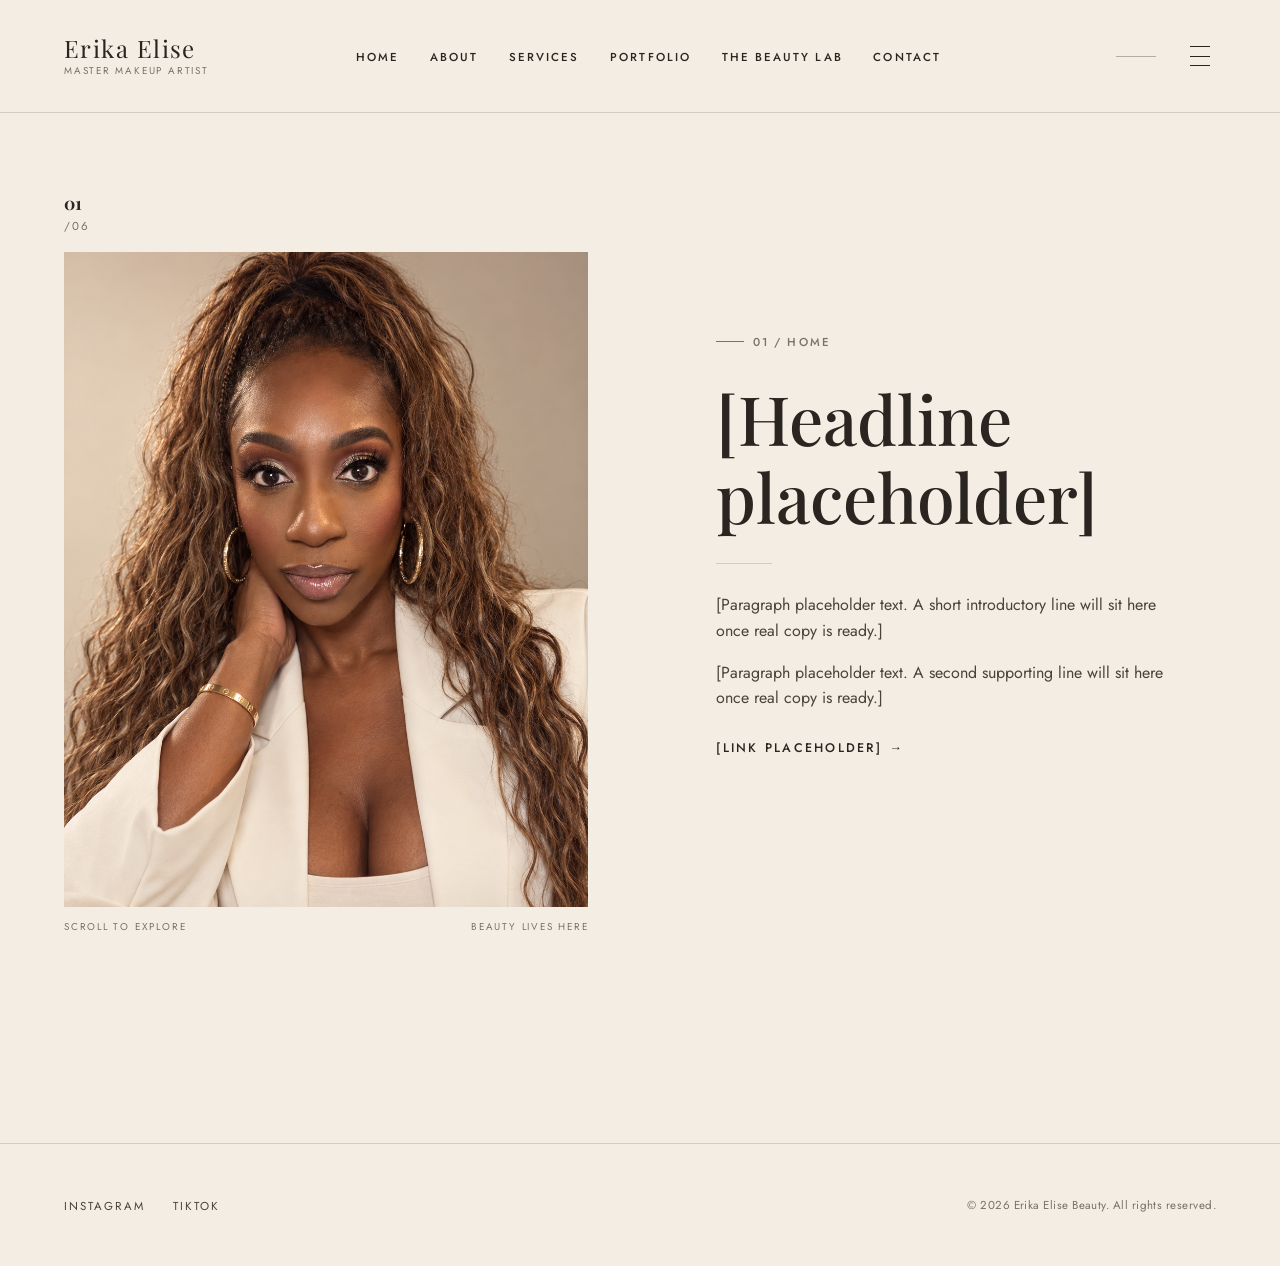
<file: index.html>
<!DOCTYPE html>
<html lang="en">
<head>
  <meta charset="UTF-8">
  <meta name="viewport" content="width=device-width, initial-scale=1.0">
  <title>Erika Elise Beauty | Master Makeup Artist</title>
  <meta name="description" content="Erika Elise Beauty — master makeup artistry rooted in precision, intention, and an uncompromising approach to the finished look.">

  <link rel="preconnect" href="https://fonts.googleapis.com">
  <link rel="preconnect" href="https://fonts.gstatic.com" crossorigin>
  <link href="https://fonts.googleapis.com/css2?family=Playfair+Display:ital,wght@0,400;0,500;0,600;1,400;1,500&family=Jost:wght@400;500;600&display=swap" rel="stylesheet">

  <link rel="stylesheet" href="css/styles.css">
</head>
<body>
  <a class="skip-link" href="#main-content">Skip to content</a>

  <!-- ========== Shared Header ========== -->
  <header class="site-header">
    <div class="container site-header__inner">
      <a href="index.html" class="logo" aria-label="Erika Elise Beauty — Home">
        <span class="logo__mark">Erika Elise</span>
        <span class="logo__sub">Master Makeup Artist</span>
      </a>

      <nav class="site-nav" aria-label="Primary">
        <ul class="site-nav__list">
          <li><a href="pages/home.html" class="nav-link">Home</a></li>
          <li><a href="pages/about.html" class="nav-link">About</a></li>
          <li><a href="pages/services.html" class="nav-link">Services</a></li>
          <li><a href="pages/portfolio.html" class="nav-link">Portfolio</a></li>
          <li><a href="pages/beauty-lab.html" class="nav-link">The Beauty Lab</a></li>
          <li><a href="pages/contact.html" class="nav-link">Contact</a></li>
        </ul>
      </nav>

      <div class="site-nav__meta">
        <span class="site-nav__rule" aria-hidden="true"></span>
        <button type="button" class="nav-toggle" aria-expanded="false" aria-controls="nav-overlay" aria-label="Toggle navigation menu">
          <span class="nav-toggle__bar"></span>
          <span class="nav-toggle__bar"></span>
          <span class="nav-toggle__bar"></span>
        </button>
      </div>
    </div>
  </header>

  <!-- ========== Full-screen mobile nav overlay ========== -->
  <div id="nav-overlay" class="nav-overlay" hidden>
    <nav aria-label="Mobile">
      <ul class="nav-overlay__list">
        <li><a href="pages/home.html">Home</a></li>
        <li><a href="pages/about.html">About</a></li>
        <li><a href="pages/services.html">Services</a></li>
        <li><a href="pages/portfolio.html">Portfolio</a></li>
        <li><a href="pages/beauty-lab.html">The Beauty Lab</a></li>
        <li><a href="pages/contact.html">Contact</a></li>
      </ul>
    </nav>
    <p class="nav-overlay__meta label-text">Erika Elise Beauty</p>
  </div>

  <main id="main-content">
    <!-- ========== Hero / Intro Section ========== -->
    <section class="hero-split" aria-labelledby="home-heading">
      <div class="container hero-split__grid">

        <div class="hero-split__media">
          <span class="hero-split__index" aria-hidden="true"><strong>01</strong>/06</span>
          <div class="hero-split__frame">
            <img class="hero-split__photo" src="images/erika-elise-hero.png" alt="Erika Elise, master makeup artist, in a cream blazer">
            <span class="hero-split__scroll" aria-hidden="true">Scroll to Explore</span>
            <span class="hero-split__tagline" aria-hidden="true">Beauty Lives Here</span>
          </div>
        </div>

        <div class="hero-split__content">
          <p class="eyebrow">01 / Home</p>
          <h1 id="home-heading" class="hero-split__headline">[Headline placeholder]</h1>
          <hr class="hairline hero-split__rule">
          <div class="hero-split__body">
            <p>[Paragraph placeholder text. A short introductory line will sit here once real copy is ready.]</p>
            <p>[Paragraph placeholder text. A second supporting line will sit here once real copy is ready.]</p>
          </div>
          <a href="pages/contact.html" class="link-arrow">
            <span>[Link placeholder]</span>
            <span class="link-arrow__arrow" aria-hidden="true">&rarr;</span>
          </a>
        </div>

      </div>
    </section>
  </main>

  <!-- ========== Shared Footer ========== -->
  <footer class="site-footer">
    <div class="container site-footer__inner">
      <ul class="site-footer__social" aria-label="Social media">
        <!-- REPLACE WITH REAL INSTAGRAM URL -->
        <li><a href="#instagram-url-goes-here" target="_blank" rel="noopener noreferrer">Instagram</a></li>
        <!-- REPLACE WITH REAL TIKTOK URL -->
        <li><a href="#tiktok-url-goes-here" target="_blank" rel="noopener noreferrer">TikTok</a></li>
      </ul>
      <p class="site-footer__copy">&copy; <span data-current-year>2026</span> Erika Elise Beauty. All rights reserved.</p>
    </div>
  </footer>

  <script src="js/main.js"></script>
</body>
</html>
</file>
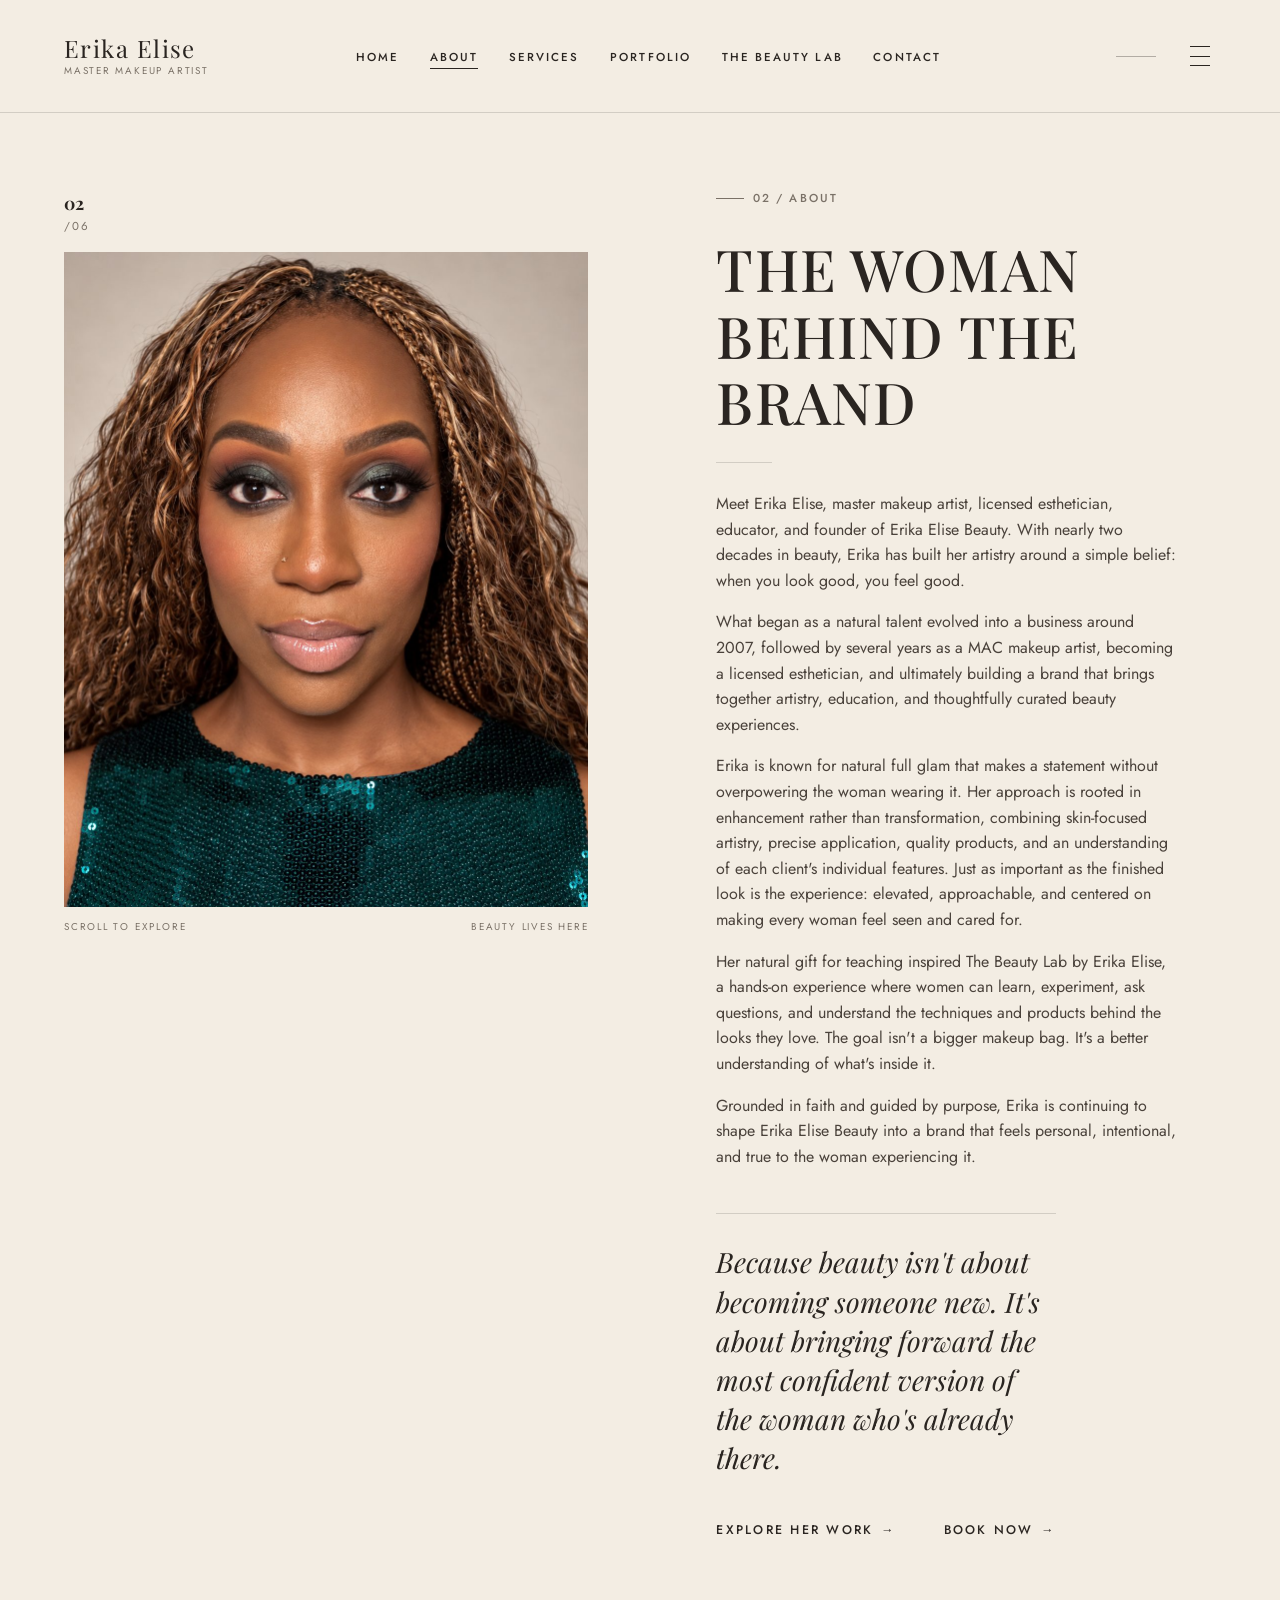
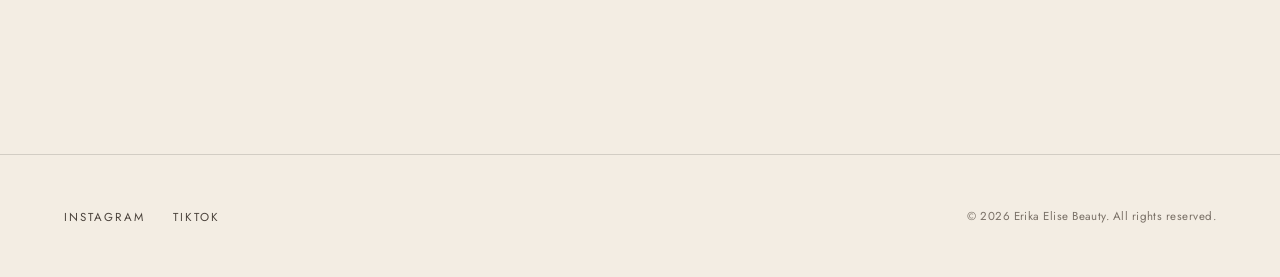
<file: pages/about.html>
<!DOCTYPE html>
<html lang="en">
<head>
  <meta charset="UTF-8">
  <meta name="viewport" content="width=device-width, initial-scale=1.0">
  <title>About | Erika Elise Beauty</title>
  <meta name="description" content="Meet Erika Elise, master makeup artist — the artistry, philosophy, and experience behind the beauty.">

  <link rel="preconnect" href="https://fonts.googleapis.com">
  <link rel="preconnect" href="https://fonts.gstatic.com" crossorigin>
  <link href="https://fonts.googleapis.com/css2?family=Playfair+Display:ital,wght@0,400;0,500;0,600;1,400;1,500&family=Jost:wght@400;500;600&display=swap" rel="stylesheet">

  <link rel="stylesheet" href="../css/styles.css">
</head>
<body>
  <a class="skip-link" href="#main-content">Skip to content</a>

  <!-- ========== Shared Header ========== -->
  <header class="site-header">
    <div class="container site-header__inner">
      <a href="../index.html" class="logo" aria-label="Erika Elise Beauty — Home">
        <span class="logo__mark">Erika Elise</span>
        <span class="logo__sub">Master Makeup Artist</span>
      </a>

      <nav class="site-nav" aria-label="Primary">
        <ul class="site-nav__list">
          <li><a href="home.html" class="nav-link">Home</a></li>
          <li><a href="about.html" class="nav-link" aria-current="page">About</a></li>
          <li><a href="services.html" class="nav-link">Services</a></li>
          <li><a href="portfolio.html" class="nav-link">Portfolio</a></li>
          <li><a href="beauty-lab.html" class="nav-link">The Beauty Lab</a></li>
          <li><a href="contact.html" class="nav-link">Contact</a></li>
        </ul>
      </nav>

      <div class="site-nav__meta">
        <span class="site-nav__rule" aria-hidden="true"></span>
        <button type="button" class="nav-toggle" aria-expanded="false" aria-controls="nav-overlay" aria-label="Toggle navigation menu">
          <span class="nav-toggle__bar"></span>
          <span class="nav-toggle__bar"></span>
          <span class="nav-toggle__bar"></span>
        </button>
      </div>
    </div>
  </header>

  <!-- ========== Full-screen mobile nav overlay ========== -->
  <div id="nav-overlay" class="nav-overlay" hidden>
    <nav aria-label="Mobile">
      <ul class="nav-overlay__list">
        <li><a href="home.html">Home</a></li>
        <li><a href="about.html" aria-current="page">About</a></li>
        <li><a href="services.html">Services</a></li>
        <li><a href="portfolio.html">Portfolio</a></li>
        <li><a href="beauty-lab.html">The Beauty Lab</a></li>
        <li><a href="contact.html">Contact</a></li>
      </ul>
    </nav>
    <p class="nav-overlay__meta label-text">Erika Elise Beauty</p>
  </div>

  <main id="main-content">
    <!-- ========== About: portrait + story ========== -->
    <section class="hero-split hero-split--about" aria-labelledby="about-heading">
      <div class="container hero-split__grid">

        <div class="hero-split__media">
          <span class="hero-split__index" aria-hidden="true"><strong>02</strong>/06</span>
          <div class="hero-split__frame">
            <img class="hero-split__photo hero-split__photo--top" src="../images/about/themuse-web.jpg" width="1199" height="1312" fetchpriority="high" decoding="async" alt="Erika Elise, master makeup artist">
            <span class="hero-split__scroll" aria-hidden="true">Scroll to Explore</span>
            <span class="hero-split__tagline" aria-hidden="true">Beauty Lives Here</span>
          </div>
        </div>

        <div class="hero-split__content">
          <p class="eyebrow">02 / About</p>
          <h1 id="about-heading" class="hero-split__headline">THE WOMAN BEHIND THE BRAND</h1>
          <hr class="hairline hero-split__rule">
          <div class="hero-split__body">
            <p>Meet Erika Elise, master makeup artist, licensed esthetician, educator, and founder of Erika Elise Beauty. With nearly two decades in beauty, Erika has built her artistry around a simple belief: when you look good, you feel good.</p>
            <p>What began as a natural talent evolved into a business around 2007, followed by several years as a MAC makeup artist, becoming a licensed esthetician, and ultimately building a brand that brings together artistry, education, and thoughtfully curated beauty experiences.</p>
            <p>Erika is known for natural full glam that makes a statement without overpowering the woman wearing it. Her approach is rooted in enhancement rather than transformation, combining skin-focused artistry, precise application, quality products, and an understanding of each client's individual features. Just as important as the finished look is the experience: elevated, approachable, and centered on making every woman feel seen and cared for.</p>
            <p>Her natural gift for teaching inspired The Beauty Lab by Erika Elise, a hands-on experience where women can learn, experiment, ask questions, and understand the techniques and products behind the looks they love. The goal isn't a bigger makeup bag. It's a better understanding of what's inside it.</p>
            <p>Grounded in faith and guided by purpose, Erika is continuing to shape Erika Elise Beauty into a brand that feels personal, intentional, and true to the woman experiencing it.</p>
          </div>

          <blockquote class="pull-quote">
            <p>Because beauty isn't about becoming someone new. It's about bringing forward the most confident version of the woman who's already there.</p>
          </blockquote>

          <div class="link-row">
            <a href="portfolio.html" class="link-arrow">
              <span>Explore Her Work</span>
              <span class="link-arrow__arrow" aria-hidden="true">&rarr;</span>
            </a>
            <!-- REPLACE WITH SQUARE BOOKING URL -->
            <a href="#square-booking-url-goes-here" class="link-arrow">
              <span>Book Now</span>
              <span class="link-arrow__arrow" aria-hidden="true">&rarr;</span>
            </a>
          </div>
        </div>

      </div>
    </section>
  </main>

  <!-- ========== Shared Footer ========== -->
  <footer class="site-footer">
    <div class="container site-footer__inner">
      <ul class="site-footer__social" aria-label="Social media">
        <!-- REPLACE WITH REAL INSTAGRAM URL -->
        <li><a href="#instagram-url-goes-here" target="_blank" rel="noopener noreferrer">Instagram</a></li>
        <!-- REPLACE WITH REAL TIKTOK URL -->
        <li><a href="#tiktok-url-goes-here" target="_blank" rel="noopener noreferrer">TikTok</a></li>
      </ul>
      <p class="site-footer__copy">&copy; <span data-current-year>2026</span> Erika Elise Beauty. All rights reserved.</p>
    </div>
  </footer>

  <script src="../js/main.js"></script>
</body>
</html>
</file>
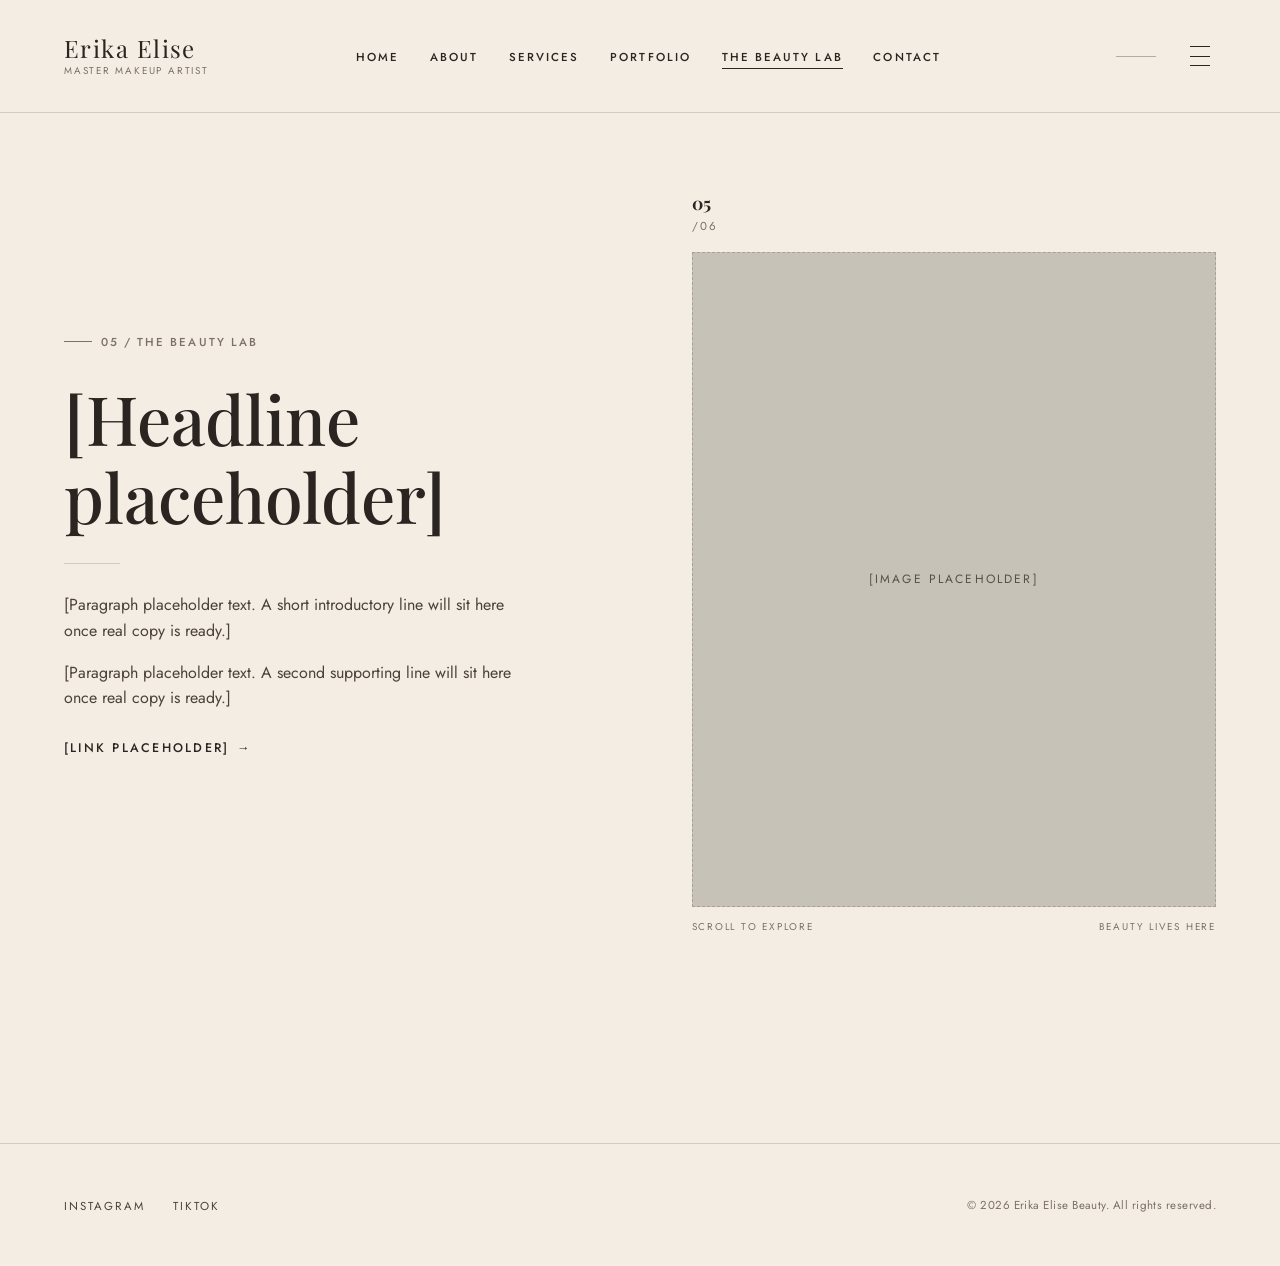
<file: pages/beauty-lab.html>
<!DOCTYPE html>
<html lang="en">
<head>
  <meta charset="UTF-8">
  <meta name="viewport" content="width=device-width, initial-scale=1.0">
  <title>The Beauty Lab | Erika Elise Beauty</title>
  <meta name="description" content="The Beauty Lab — tips, education, and behind-the-scenes artistry from Erika Elise.">

  <link rel="preconnect" href="https://fonts.googleapis.com">
  <link rel="preconnect" href="https://fonts.gstatic.com" crossorigin>
  <link href="https://fonts.googleapis.com/css2?family=Playfair+Display:ital,wght@0,400;0,500;0,600;1,400;1,500&family=Jost:wght@400;500;600&display=swap" rel="stylesheet">

  <link rel="stylesheet" href="../css/styles.css">
</head>
<body>
  <a class="skip-link" href="#main-content">Skip to content</a>

  <!-- ========== Shared Header ========== -->
  <header class="site-header">
    <div class="container site-header__inner">
      <a href="../index.html" class="logo" aria-label="Erika Elise Beauty — Home">
        <span class="logo__mark">Erika Elise</span>
        <span class="logo__sub">Master Makeup Artist</span>
      </a>

      <nav class="site-nav" aria-label="Primary">
        <ul class="site-nav__list">
          <li><a href="home.html" class="nav-link">Home</a></li>
          <li><a href="about.html" class="nav-link">About</a></li>
          <li><a href="services.html" class="nav-link">Services</a></li>
          <li><a href="portfolio.html" class="nav-link">Portfolio</a></li>
          <li><a href="beauty-lab.html" class="nav-link" aria-current="page">The Beauty Lab</a></li>
          <li><a href="contact.html" class="nav-link">Contact</a></li>
        </ul>
      </nav>

      <div class="site-nav__meta">
        <span class="site-nav__rule" aria-hidden="true"></span>
        <button type="button" class="nav-toggle" aria-expanded="false" aria-controls="nav-overlay" aria-label="Toggle navigation menu">
          <span class="nav-toggle__bar"></span>
          <span class="nav-toggle__bar"></span>
          <span class="nav-toggle__bar"></span>
        </button>
      </div>
    </div>
  </header>

  <!-- ========== Full-screen mobile nav overlay ========== -->
  <div id="nav-overlay" class="nav-overlay" hidden>
    <nav aria-label="Mobile">
      <ul class="nav-overlay__list">
        <li><a href="home.html">Home</a></li>
        <li><a href="about.html">About</a></li>
        <li><a href="services.html">Services</a></li>
        <li><a href="portfolio.html">Portfolio</a></li>
        <li><a href="beauty-lab.html" aria-current="page">The Beauty Lab</a></li>
        <li><a href="contact.html">Contact</a></li>
      </ul>
    </nav>
    <p class="nav-overlay__meta label-text">Erika Elise Beauty</p>
  </div>

  <main id="main-content">
    <!-- ========== Hero / Intro Section ========== -->
    <section class="hero-split hero-split--reverse" aria-labelledby="beauty-lab-heading">
      <div class="container hero-split__grid">

        <div class="hero-split__media">
          <span class="hero-split__index" aria-hidden="true"><strong>05</strong>/06</span>
          <div class="hero-split__frame">
            <div class="image-placeholder" role="img" aria-label="[Alt text placeholder: describe image here]">
              <span class="image-placeholder__label" aria-hidden="true">[Image placeholder]</span>
            </div>
            <span class="hero-split__scroll" aria-hidden="true">Scroll to Explore</span>
            <span class="hero-split__tagline" aria-hidden="true">Beauty Lives Here</span>
          </div>
        </div>

        <div class="hero-split__content">
          <p class="eyebrow">05 / The Beauty Lab</p>
          <h1 id="beauty-lab-heading" class="hero-split__headline">[Headline placeholder]</h1>
          <hr class="hairline hero-split__rule">
          <div class="hero-split__body">
            <p>[Paragraph placeholder text. A short introductory line will sit here once real copy is ready.]</p>
            <p>[Paragraph placeholder text. A second supporting line will sit here once real copy is ready.]</p>
          </div>
          <a href="contact.html" class="link-arrow">
            <span>[Link placeholder]</span>
            <span class="link-arrow__arrow" aria-hidden="true">&rarr;</span>
          </a>
        </div>

      </div>
    </section>
  </main>

  <!-- ========== Shared Footer ========== -->
  <footer class="site-footer">
    <div class="container site-footer__inner">
      <ul class="site-footer__social" aria-label="Social media">
        <!-- REPLACE WITH REAL INSTAGRAM URL -->
        <li><a href="#instagram-url-goes-here" target="_blank" rel="noopener noreferrer">Instagram</a></li>
        <!-- REPLACE WITH REAL TIKTOK URL -->
        <li><a href="#tiktok-url-goes-here" target="_blank" rel="noopener noreferrer">TikTok</a></li>
      </ul>
      <p class="site-footer__copy">&copy; <span data-current-year>2026</span> Erika Elise Beauty. All rights reserved.</p>
    </div>
  </footer>

  <script src="../js/main.js"></script>
</body>
</html>
</file>
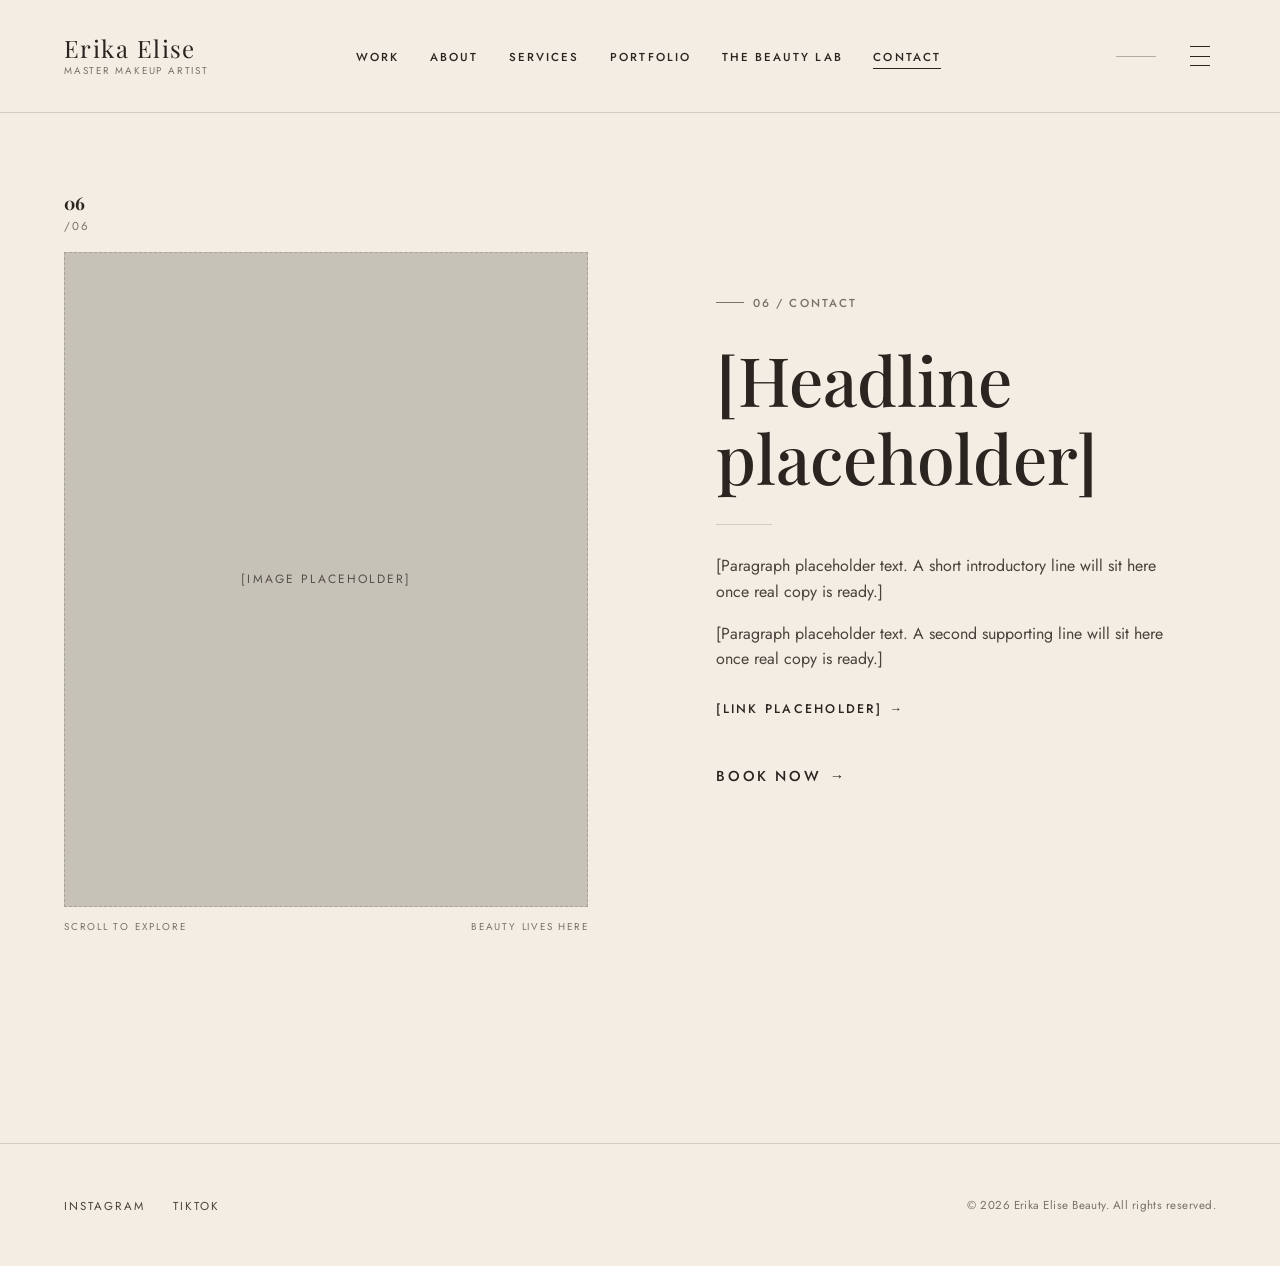
<file: pages/contact.html>
<!DOCTYPE html>
<html lang="en">
<head>
  <meta charset="UTF-8">
  <meta name="viewport" content="width=device-width, initial-scale=1.0">
  <title>Contact | Erika Elise Beauty</title>
  <meta name="description" content="Get in touch with Erika Elise or book your appointment directly.">

  <link rel="preconnect" href="https://fonts.googleapis.com">
  <link rel="preconnect" href="https://fonts.gstatic.com" crossorigin>
  <link href="https://fonts.googleapis.com/css2?family=Playfair+Display:ital,wght@0,400;0,500;0,600;1,400;1,500&family=Jost:wght@400;500;600&display=swap" rel="stylesheet">

  <link rel="stylesheet" href="../css/styles.css">
</head>
<body>
  <a class="skip-link" href="#main-content">Skip to content</a>

  <!-- ========== Shared Header ========== -->
  <header class="site-header">
    <div class="container site-header__inner">
      <a href="../index.html" class="logo" aria-label="Erika Elise Beauty — Home">
        <span class="logo__mark">Erika Elise</span>
        <span class="logo__sub">Master Makeup Artist</span>
      </a>

      <nav class="site-nav" aria-label="Primary">
        <ul class="site-nav__list">
          <li><a href="home.html" class="nav-link">Work</a></li>
          <li><a href="about.html" class="nav-link">About</a></li>
          <li><a href="services.html" class="nav-link">Services</a></li>
          <li><a href="portfolio.html" class="nav-link">Portfolio</a></li>
          <li><a href="beauty-lab.html" class="nav-link">The Beauty Lab</a></li>
          <li><a href="contact.html" class="nav-link" aria-current="page">Contact</a></li>
        </ul>
      </nav>

      <div class="site-nav__meta">
        <span class="site-nav__rule" aria-hidden="true"></span>
        <button type="button" class="nav-toggle" aria-expanded="false" aria-controls="nav-overlay" aria-label="Toggle navigation menu">
          <span class="nav-toggle__bar"></span>
          <span class="nav-toggle__bar"></span>
          <span class="nav-toggle__bar"></span>
        </button>
      </div>
    </div>
  </header>

  <!-- ========== Full-screen mobile nav overlay ========== -->
  <div id="nav-overlay" class="nav-overlay" hidden>
    <nav aria-label="Mobile">
      <ul class="nav-overlay__list">
        <li><a href="home.html">Work</a></li>
        <li><a href="about.html">About</a></li>
        <li><a href="services.html">Services</a></li>
        <li><a href="portfolio.html">Portfolio</a></li>
        <li><a href="beauty-lab.html">The Beauty Lab</a></li>
        <li><a href="contact.html" aria-current="page">Contact</a></li>
      </ul>
    </nav>
    <p class="nav-overlay__meta label-text">Erika Elise Beauty</p>
  </div>

  <main id="main-content">
    <!-- ========== Hero / Intro Section ========== -->
    <section class="hero-split" aria-labelledby="contact-heading">
      <div class="container hero-split__grid">

        <div class="hero-split__media">
          <span class="hero-split__index" aria-hidden="true"><strong>06</strong>/06</span>
          <div class="hero-split__frame">
            <div class="image-placeholder" role="img" aria-label="[Alt text placeholder: describe image here]">
              <span class="image-placeholder__label" aria-hidden="true">[Image placeholder]</span>
            </div>
            <span class="hero-split__scroll" aria-hidden="true">Scroll to Explore</span>
            <span class="hero-split__tagline" aria-hidden="true">Beauty Lives Here</span>
          </div>
        </div>

        <div class="hero-split__content">
          <p class="eyebrow">06 / Contact</p>
          <h1 id="contact-heading" class="hero-split__headline">[Headline placeholder]</h1>
          <hr class="hairline hero-split__rule">
          <div class="hero-split__body">
            <p>[Paragraph placeholder text. A short introductory line will sit here once real copy is ready.]</p>
            <p>[Paragraph placeholder text. A second supporting line will sit here once real copy is ready.]</p>
          </div>

          <a href="beauty-lab.html" class="link-arrow">
            <span>[Link placeholder]</span>
            <span class="link-arrow__arrow" aria-hidden="true">&rarr;</span>
          </a>

          <!-- REPLACE WITH SQUARE BOOKING URL -->
          <a href="#square-booking-url-goes-here" class="link-arrow link-arrow--book">
            <span>Book Now</span>
            <span class="link-arrow__arrow" aria-hidden="true">&rarr;</span>
          </a>
        </div>

      </div>
    </section>
  </main>

  <!-- ========== Shared Footer ========== -->
  <footer class="site-footer">
    <div class="container site-footer__inner">
      <ul class="site-footer__social" aria-label="Social media">
        <!-- REPLACE WITH REAL INSTAGRAM URL -->
        <li><a href="#instagram-url-goes-here" target="_blank" rel="noopener noreferrer">Instagram</a></li>
        <!-- REPLACE WITH REAL TIKTOK URL -->
        <li><a href="#tiktok-url-goes-here" target="_blank" rel="noopener noreferrer">TikTok</a></li>
      </ul>
      <p class="site-footer__copy">&copy; <span data-current-year>2026</span> Erika Elise Beauty. All rights reserved.</p>
    </div>
  </footer>

  <script src="../js/main.js"></script>
</body>
</html>
</file>
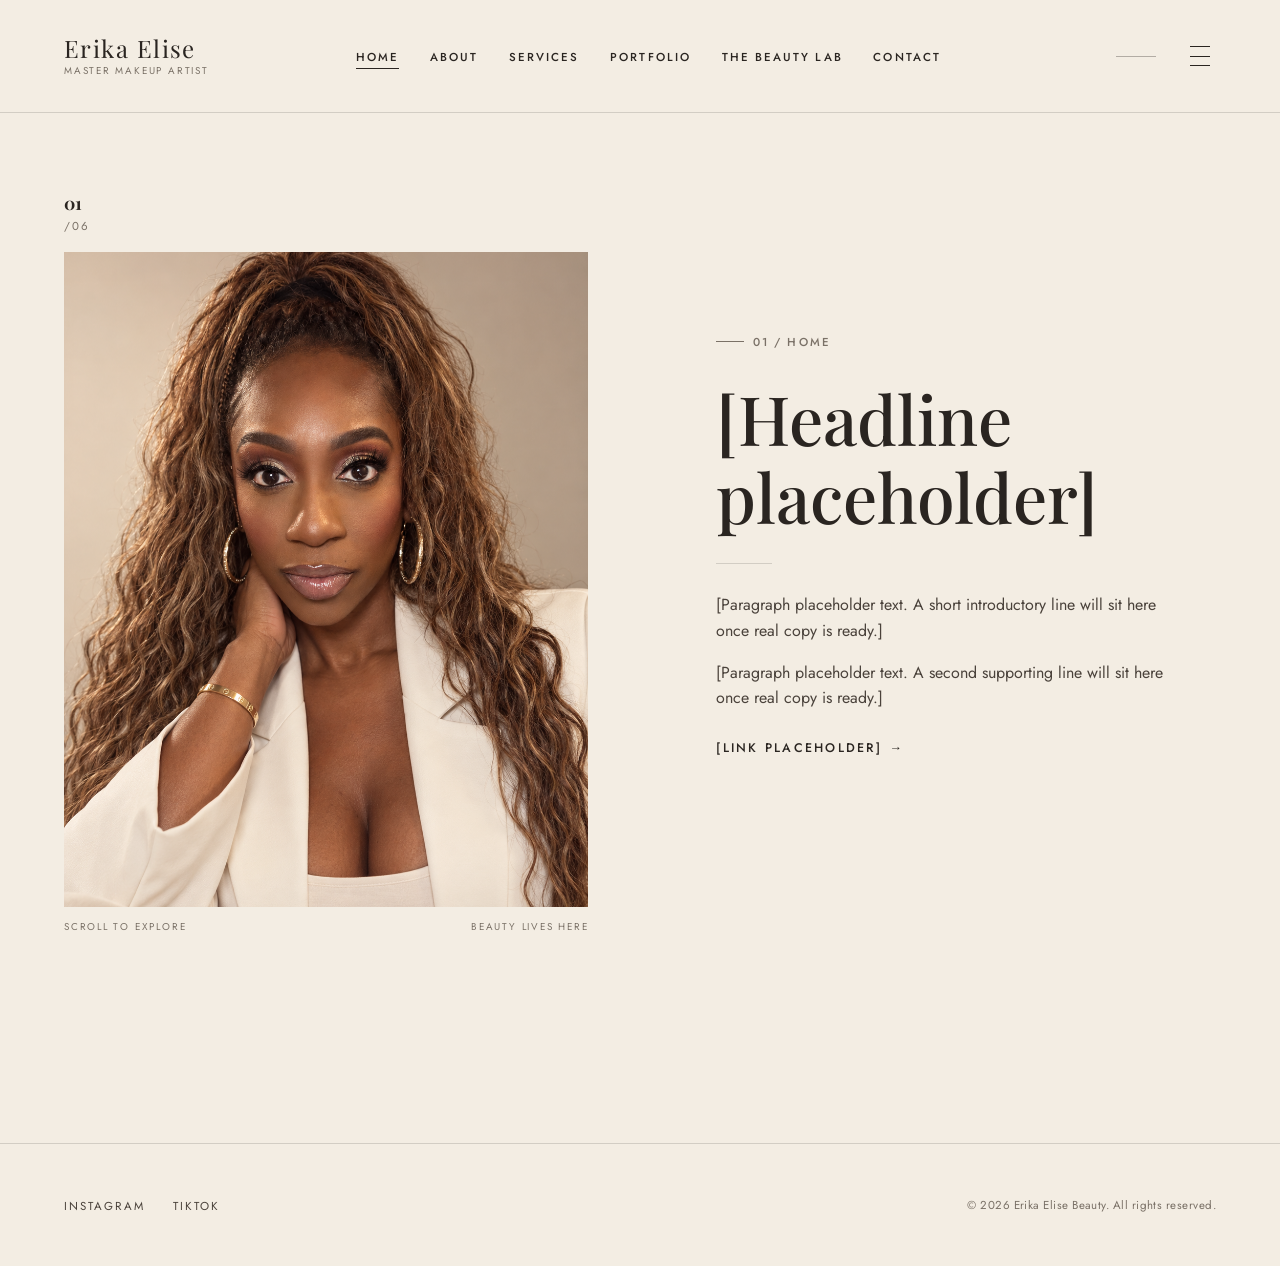
<file: pages/home.html>
<!DOCTYPE html>
<html lang="en">
<head>
  <meta charset="UTF-8">
  <meta name="viewport" content="width=device-width, initial-scale=1.0">
  <title>Home | Erika Elise Beauty</title>
  <meta name="description" content="Erika Elise Beauty — master makeup artistry rooted in precision, intention, and an uncompromising approach to the finished look.">

  <link rel="preconnect" href="https://fonts.googleapis.com">
  <link rel="preconnect" href="https://fonts.gstatic.com" crossorigin>
  <link href="https://fonts.googleapis.com/css2?family=Playfair+Display:ital,wght@0,400;0,500;0,600;1,400;1,500&family=Jost:wght@400;500;600&display=swap" rel="stylesheet">

  <link rel="stylesheet" href="../css/styles.css">
</head>
<body>
  <a class="skip-link" href="#main-content">Skip to content</a>

  <!-- ========== Shared Header ========== -->
  <header class="site-header">
    <div class="container site-header__inner">
      <a href="../index.html" class="logo" aria-label="Erika Elise Beauty — Home">
        <span class="logo__mark">Erika Elise</span>
        <span class="logo__sub">Master Makeup Artist</span>
      </a>

      <nav class="site-nav" aria-label="Primary">
        <ul class="site-nav__list">
          <li><a href="home.html" class="nav-link" aria-current="page">Home</a></li>
          <li><a href="about.html" class="nav-link">About</a></li>
          <li><a href="services.html" class="nav-link">Services</a></li>
          <li><a href="portfolio.html" class="nav-link">Portfolio</a></li>
          <li><a href="beauty-lab.html" class="nav-link">The Beauty Lab</a></li>
          <li><a href="contact.html" class="nav-link">Contact</a></li>
        </ul>
      </nav>

      <div class="site-nav__meta">
        <span class="site-nav__rule" aria-hidden="true"></span>
        <button type="button" class="nav-toggle" aria-expanded="false" aria-controls="nav-overlay" aria-label="Toggle navigation menu">
          <span class="nav-toggle__bar"></span>
          <span class="nav-toggle__bar"></span>
          <span class="nav-toggle__bar"></span>
        </button>
      </div>
    </div>
  </header>

  <!-- ========== Full-screen mobile nav overlay ========== -->
  <div id="nav-overlay" class="nav-overlay" hidden>
    <nav aria-label="Mobile">
      <ul class="nav-overlay__list">
        <li><a href="home.html" aria-current="page">Home</a></li>
        <li><a href="about.html">About</a></li>
        <li><a href="services.html">Services</a></li>
        <li><a href="portfolio.html">Portfolio</a></li>
        <li><a href="beauty-lab.html">The Beauty Lab</a></li>
        <li><a href="contact.html">Contact</a></li>
      </ul>
    </nav>
    <p class="nav-overlay__meta label-text">Erika Elise Beauty</p>
  </div>

  <main id="main-content">
    <!-- ========== Hero / Intro Section ========== -->
    <section class="hero-split" aria-labelledby="home-heading">
      <div class="container hero-split__grid">

        <div class="hero-split__media">
          <span class="hero-split__index" aria-hidden="true"><strong>01</strong>/06</span>
          <div class="hero-split__frame">
            <img class="hero-split__photo" src="../images/erika-elise-hero.png" alt="Erika Elise, master makeup artist, in a cream blazer">
            <span class="hero-split__scroll" aria-hidden="true">Scroll to Explore</span>
            <span class="hero-split__tagline" aria-hidden="true">Beauty Lives Here</span>
          </div>
        </div>

        <div class="hero-split__content">
          <p class="eyebrow">01 / Home</p>
          <h1 id="home-heading" class="hero-split__headline">[Headline placeholder]</h1>
          <hr class="hairline hero-split__rule">
          <div class="hero-split__body">
            <p>[Paragraph placeholder text. A short introductory line will sit here once real copy is ready.]</p>
            <p>[Paragraph placeholder text. A second supporting line will sit here once real copy is ready.]</p>
          </div>
          <a href="contact.html" class="link-arrow">
            <span>[Link placeholder]</span>
            <span class="link-arrow__arrow" aria-hidden="true">&rarr;</span>
          </a>
        </div>

      </div>
    </section>
  </main>

  <!-- ========== Shared Footer ========== -->
  <footer class="site-footer">
    <div class="container site-footer__inner">
      <ul class="site-footer__social" aria-label="Social media">
        <!-- REPLACE WITH REAL INSTAGRAM URL -->
        <li><a href="#instagram-url-goes-here" target="_blank" rel="noopener noreferrer">Instagram</a></li>
        <!-- REPLACE WITH REAL TIKTOK URL -->
        <li><a href="#tiktok-url-goes-here" target="_blank" rel="noopener noreferrer">TikTok</a></li>
      </ul>
      <p class="site-footer__copy">&copy; <span data-current-year>2026</span> Erika Elise Beauty. All rights reserved.</p>
    </div>
  </footer>

  <script src="../js/main.js"></script>
</body>
</html>
</file>
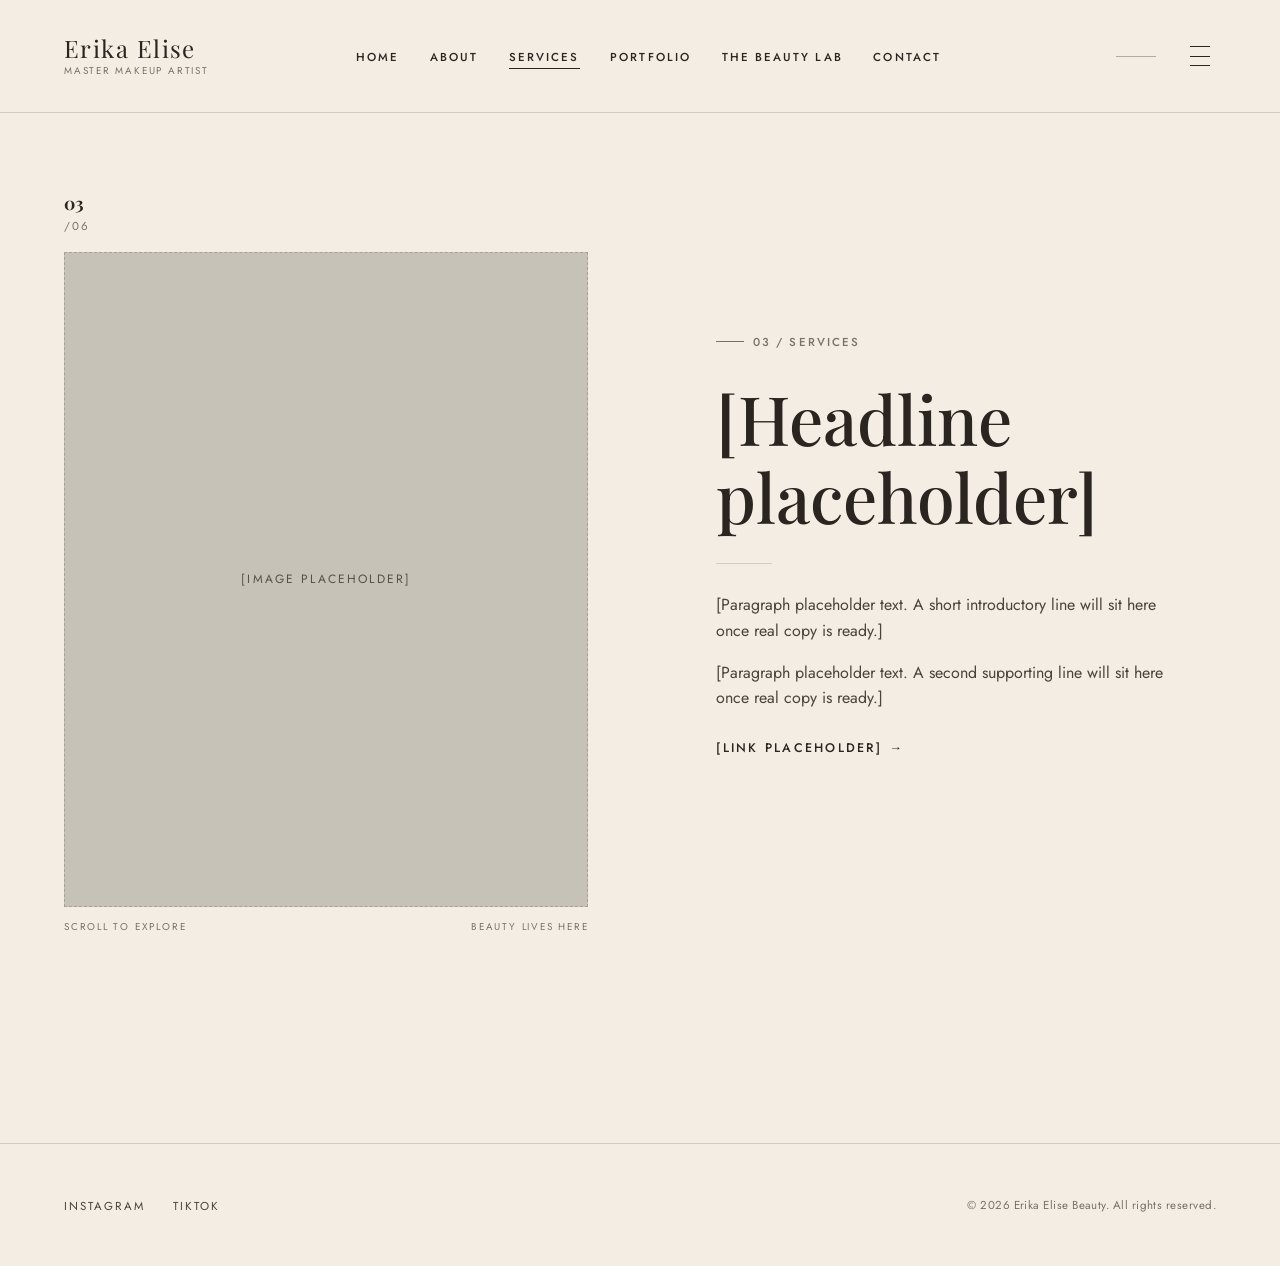
<file: pages/services.html>
<!DOCTYPE html>
<html lang="en">
<head>
  <meta charset="UTF-8">
  <meta name="viewport" content="width=device-width, initial-scale=1.0">
  <title>Services | Erika Elise Beauty</title>
  <meta name="description" content="Explore makeup artistry services offered by Erika Elise, from bridal to editorial to on-camera glam.">

  <link rel="preconnect" href="https://fonts.googleapis.com">
  <link rel="preconnect" href="https://fonts.gstatic.com" crossorigin>
  <link href="https://fonts.googleapis.com/css2?family=Playfair+Display:ital,wght@0,400;0,500;0,600;1,400;1,500&family=Jost:wght@400;500;600&display=swap" rel="stylesheet">

  <link rel="stylesheet" href="../css/styles.css">
</head>
<body>
  <a class="skip-link" href="#main-content">Skip to content</a>

  <!-- ========== Shared Header ========== -->
  <header class="site-header">
    <div class="container site-header__inner">
      <a href="../index.html" class="logo" aria-label="Erika Elise Beauty — Home">
        <span class="logo__mark">Erika Elise</span>
        <span class="logo__sub">Master Makeup Artist</span>
      </a>

      <nav class="site-nav" aria-label="Primary">
        <ul class="site-nav__list">
          <li><a href="home.html" class="nav-link">Home</a></li>
          <li><a href="about.html" class="nav-link">About</a></li>
          <li><a href="services.html" class="nav-link" aria-current="page">Services</a></li>
          <li><a href="portfolio.html" class="nav-link">Portfolio</a></li>
          <li><a href="beauty-lab.html" class="nav-link">The Beauty Lab</a></li>
          <li><a href="contact.html" class="nav-link">Contact</a></li>
        </ul>
      </nav>

      <div class="site-nav__meta">
        <span class="site-nav__rule" aria-hidden="true"></span>
        <button type="button" class="nav-toggle" aria-expanded="false" aria-controls="nav-overlay" aria-label="Toggle navigation menu">
          <span class="nav-toggle__bar"></span>
          <span class="nav-toggle__bar"></span>
          <span class="nav-toggle__bar"></span>
        </button>
      </div>
    </div>
  </header>

  <!-- ========== Full-screen mobile nav overlay ========== -->
  <div id="nav-overlay" class="nav-overlay" hidden>
    <nav aria-label="Mobile">
      <ul class="nav-overlay__list">
        <li><a href="home.html">Home</a></li>
        <li><a href="about.html">About</a></li>
        <li><a href="services.html" aria-current="page">Services</a></li>
        <li><a href="portfolio.html">Portfolio</a></li>
        <li><a href="beauty-lab.html">The Beauty Lab</a></li>
        <li><a href="contact.html">Contact</a></li>
      </ul>
    </nav>
    <p class="nav-overlay__meta label-text">Erika Elise Beauty</p>
  </div>

  <main id="main-content">
    <!-- ========== Hero / Intro Section ========== -->
    <section class="hero-split" aria-labelledby="services-heading">
      <div class="container hero-split__grid">

        <div class="hero-split__media">
          <span class="hero-split__index" aria-hidden="true"><strong>03</strong>/06</span>
          <div class="hero-split__frame">
            <div class="image-placeholder" role="img" aria-label="[Alt text placeholder: describe image here]">
              <span class="image-placeholder__label" aria-hidden="true">[Image placeholder]</span>
            </div>
            <span class="hero-split__scroll" aria-hidden="true">Scroll to Explore</span>
            <span class="hero-split__tagline" aria-hidden="true">Beauty Lives Here</span>
          </div>
        </div>

        <div class="hero-split__content">
          <p class="eyebrow">03 / Services</p>
          <h1 id="services-heading" class="hero-split__headline">[Headline placeholder]</h1>
          <hr class="hairline hero-split__rule">
          <div class="hero-split__body">
            <p>[Paragraph placeholder text. A short introductory line will sit here once real copy is ready.]</p>
            <p>[Paragraph placeholder text. A second supporting line will sit here once real copy is ready.]</p>
          </div>
          <a href="contact.html" class="link-arrow">
            <span>[Link placeholder]</span>
            <span class="link-arrow__arrow" aria-hidden="true">&rarr;</span>
          </a>
        </div>

      </div>
    </section>
  </main>

  <!-- ========== Shared Footer ========== -->
  <footer class="site-footer">
    <div class="container site-footer__inner">
      <ul class="site-footer__social" aria-label="Social media">
        <!-- REPLACE WITH REAL INSTAGRAM URL -->
        <li><a href="#instagram-url-goes-here" target="_blank" rel="noopener noreferrer">Instagram</a></li>
        <!-- REPLACE WITH REAL TIKTOK URL -->
        <li><a href="#tiktok-url-goes-here" target="_blank" rel="noopener noreferrer">TikTok</a></li>
      </ul>
      <p class="site-footer__copy">&copy; <span data-current-year>2026</span> Erika Elise Beauty. All rights reserved.</p>
    </div>
  </footer>

  <script src="../js/main.js"></script>
</body>
</html>
</file>
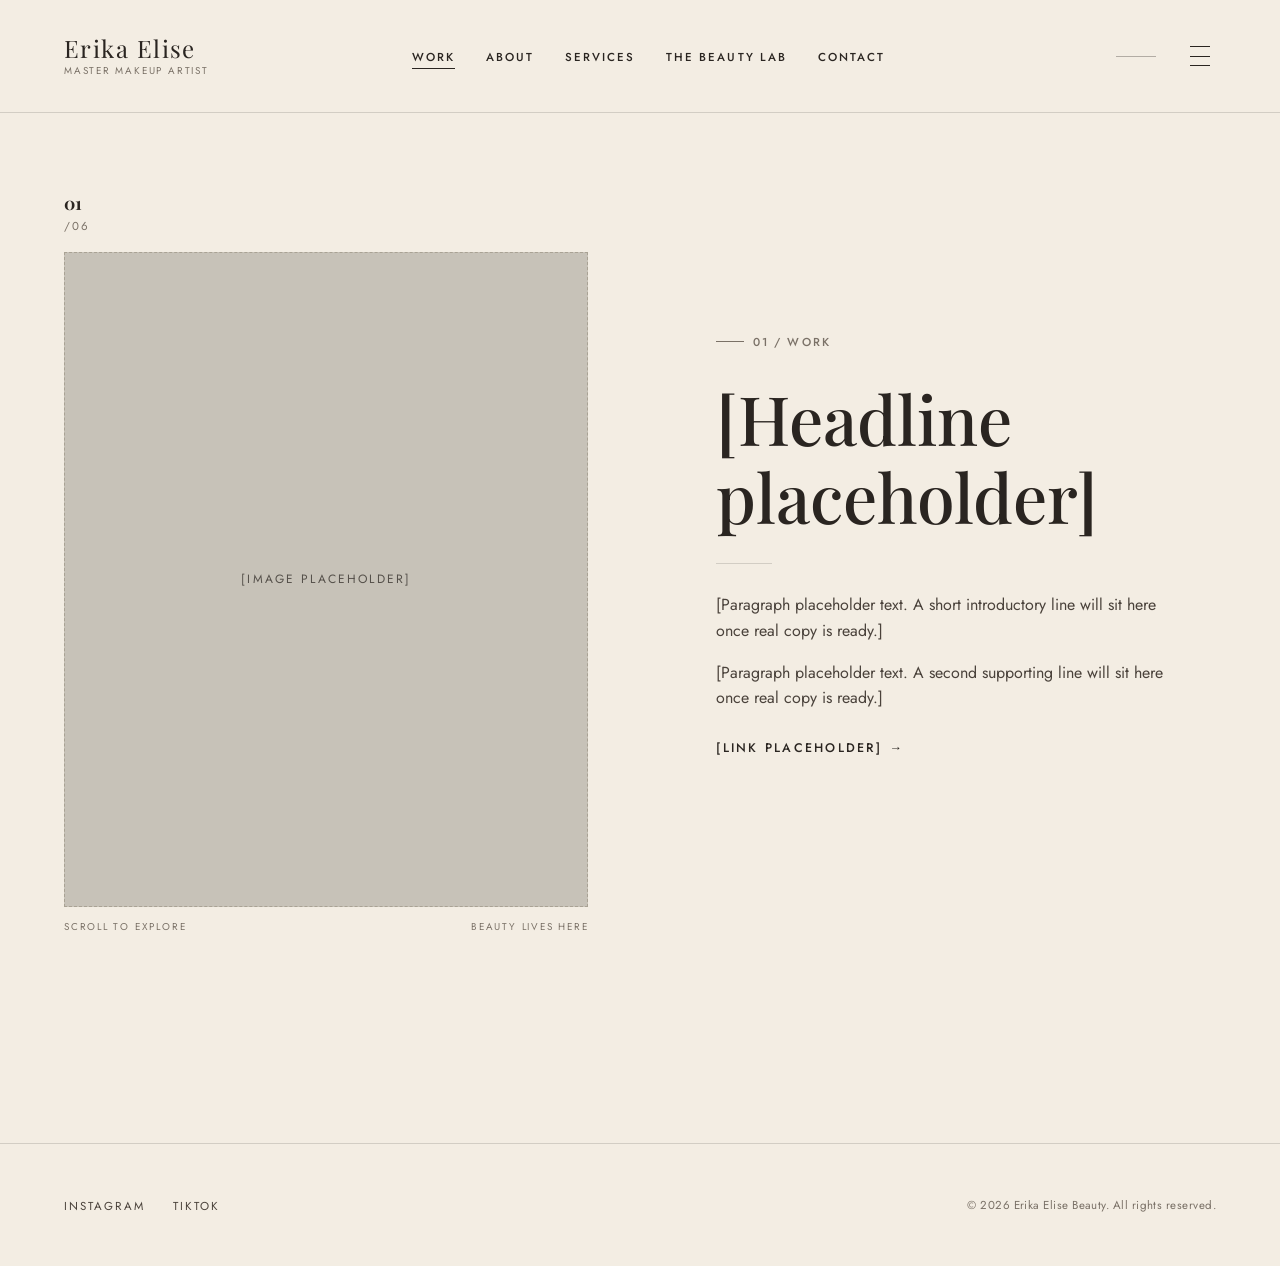
<file: pages/work.html>
<!DOCTYPE html>
<html lang="en">
<head>
  <meta charset="UTF-8">
  <meta name="viewport" content="width=device-width, initial-scale=1.0">
  <title>Work | Erika Elise Beauty</title>
  <meta name="description" content="A look at Erika Elise's makeup artistry — editorial, bridal, and on-camera work.">

  <link rel="preconnect" href="https://fonts.googleapis.com">
  <link rel="preconnect" href="https://fonts.gstatic.com" crossorigin>
  <link href="https://fonts.googleapis.com/css2?family=Playfair+Display:ital,wght@0,400;0,500;0,600;1,400;1,500&family=Jost:wght@400;500;600&display=swap" rel="stylesheet">

  <link rel="stylesheet" href="../css/styles.css">
</head>
<body>
  <a class="skip-link" href="#main-content">Skip to content</a>

  <!-- ========== Shared Header ========== -->
  <header class="site-header">
    <div class="container site-header__inner">
      <a href="../index.html" class="logo" aria-label="Erika Elise Beauty — Home">
        <span class="logo__mark">Erika Elise</span>
        <span class="logo__sub">Master Makeup Artist</span>
      </a>

      <nav class="site-nav" aria-label="Primary">
        <ul class="site-nav__list">
          <li><a href="work.html" class="nav-link" aria-current="page">Work</a></li>
          <li><a href="about.html" class="nav-link">About</a></li>
          <li><a href="services.html" class="nav-link">Services</a></li>
          <li><a href="beauty-lab.html" class="nav-link">The Beauty Lab</a></li>
          <li><a href="contact.html" class="nav-link">Contact</a></li>
        </ul>
      </nav>

      <div class="site-nav__meta">
        <span class="site-nav__rule" aria-hidden="true"></span>
        <button type="button" class="nav-toggle" aria-expanded="false" aria-controls="nav-overlay" aria-label="Toggle navigation menu">
          <span class="nav-toggle__bar"></span>
          <span class="nav-toggle__bar"></span>
          <span class="nav-toggle__bar"></span>
        </button>
      </div>
    </div>
  </header>

  <!-- ========== Full-screen mobile nav overlay ========== -->
  <div id="nav-overlay" class="nav-overlay" hidden>
    <nav aria-label="Mobile">
      <ul class="nav-overlay__list">
        <li><a href="work.html" aria-current="page">Work</a></li>
        <li><a href="about.html">About</a></li>
        <li><a href="services.html">Services</a></li>
        <li><a href="beauty-lab.html">The Beauty Lab</a></li>
        <li><a href="contact.html">Contact</a></li>
      </ul>
    </nav>
    <p class="nav-overlay__meta label-text">Erika Elise Beauty</p>
  </div>

  <main id="main-content">
    <!-- ========== Hero / Intro Section ========== -->
    <section class="hero-split" aria-labelledby="work-heading">
      <div class="container hero-split__grid">

        <div class="hero-split__media">
          <div class="hero-split__frame">
            <span class="hero-split__index" aria-hidden="true"><strong>01</strong>/06</span>
            <div class="image-placeholder" role="img" aria-label="[Alt text placeholder: describe image here]">
              <span class="image-placeholder__label" aria-hidden="true">[Image placeholder]</span>
            </div>
            <span class="hero-split__scroll" aria-hidden="true">Scroll to Explore</span>
            <span class="hero-split__tagline" aria-hidden="true">Beauty Lives Here</span>
          </div>
        </div>

        <div class="hero-split__content">
          <p class="eyebrow">01 / Work</p>
          <h1 id="work-heading" class="hero-split__headline">[Headline placeholder]</h1>
          <hr class="hairline hero-split__rule">
          <div class="hero-split__body">
            <p>[Paragraph placeholder text. A short introductory line will sit here once real copy is ready.]</p>
            <p>[Paragraph placeholder text. A second supporting line will sit here once real copy is ready.]</p>
          </div>
          <a href="contact.html" class="link-arrow">
            <span>[Link placeholder]</span>
            <span class="link-arrow__arrow" aria-hidden="true">&rarr;</span>
          </a>
        </div>

      </div>
    </section>
  </main>

  <!-- ========== Shared Footer ========== -->
  <footer class="site-footer">
    <div class="container site-footer__inner">
      <ul class="site-footer__social" aria-label="Social media">
        <!-- REPLACE WITH REAL INSTAGRAM URL -->
        <li><a href="#instagram-url-goes-here" target="_blank" rel="noopener noreferrer">Instagram</a></li>
        <!-- REPLACE WITH REAL TIKTOK URL -->
        <li><a href="#tiktok-url-goes-here" target="_blank" rel="noopener noreferrer">TikTok</a></li>
      </ul>
      <p class="site-footer__copy">&copy; <span data-current-year>2026</span> Erika Elise Beauty. All rights reserved.</p>
    </div>
  </footer>

  <script src="../js/main.js"></script>
</body>
</html>
</file>
<file: css/styles.css>
/* =========================================================
   Erika Elise Beauty — Shared Stylesheet
   Editorial, upscale, minimal beauty-brand aesthetic.
   Plain CSS3. No frameworks, no build step.
   ========================================================= */

/* ---------- Design Tokens ---------- */
:root {
  /* Color palette — warm cream/beige, charcoal near-black text */
  --color-bg: #f3ede3;
  --color-bg-alt: #ece3d4;
  --color-surface: #ffffff;
  --color-text: #2a2521;
  --color-text-soft: #4a423b;
  --color-text-muted: #7a7167;
  --color-line: rgba(42, 37, 33, 0.16);
  --color-line-strong: rgba(42, 37, 33, 0.32);
  --color-placeholder-bg: #c7c2b8;
  --color-placeholder-border: #a9a294;
  --color-placeholder-text: #55504a;
  --color-overlay-bg: #f3ede3;
  --color-focus: #2a2521;

  /* Typography */
  --font-display: "Playfair Display", "Times New Roman", Georgia, serif;
  --font-sans: "Jost", "Helvetica Neue", Arial, sans-serif;

  /* Letter spacing for small-caps / label text */
  --tracking-label: 0.18em;
  --tracking-wide: 0.28em;

  /* Spacing scale */
  --space-xs: 0.5rem;
  --space-sm: 1rem;
  --space-md: 1.75rem;
  --space-lg: 3rem;
  --space-xl: 5rem;
  --space-2xl: 8rem;

  /* Layout */
  --container-max: 1440px;
  --container-pad: 1.5rem;
  --header-height: 96px;
}

@media (min-width: 640px) {
  :root {
    --container-pad: 2.5rem;
  }
}

@media (min-width: 1024px) {
  :root {
    --container-pad: 4rem;
    --header-height: 112px;
  }
}

/* ---------- Reset ---------- */
*,
*::before,
*::after {
  box-sizing: border-box;
}

html {
  -webkit-text-size-adjust: 100%;
  scroll-behavior: smooth;
}

body {
  margin: 0;
  background-color: var(--color-bg);
  color: var(--color-text);
  font-family: var(--font-sans);
  font-size: 16px;
  line-height: 1.6;
  -webkit-font-smoothing: antialiased;
  -moz-osx-font-smoothing: grayscale;
}

img {
  max-width: 100%;
  display: block;
}

a {
  color: inherit;
  text-decoration: none;
}

ul {
  list-style: none;
  margin: 0;
  padding: 0;
}

h1, h2, h3, h4 {
  font-family: var(--font-display);
  font-weight: 500;
  line-height: 1.15;
  margin: 0;
  color: var(--color-text);
}

p {
  margin: 0;
}

button {
  font-family: inherit;
  background: none;
  border: none;
  cursor: pointer;
  color: inherit;
}

/* Visible focus state for accessibility */
a:focus-visible,
button:focus-visible {
  outline: 2px solid var(--color-focus);
  outline-offset: 4px;
}

/* Skip link for keyboard/screen reader users */
.skip-link {
  position: absolute;
  top: -48px;
  left: 0;
  background: var(--color-text);
  color: var(--color-bg);
  padding: 0.75em 1.25em;
  z-index: 1000;
  font-family: var(--font-sans);
  text-transform: uppercase;
  letter-spacing: var(--tracking-label);
  font-size: 0.75rem;
  transition: top 0.2s ease;
}

.skip-link:focus {
  top: 0;
}

/* ---------- Layout helpers ---------- */
.container {
  width: 100%;
  max-width: var(--container-max);
  margin-inline: auto;
  padding-inline: var(--container-pad);
}

.hairline {
  border: none;
  border-top: 1px solid var(--color-line);
  margin: 0;
}

.hairline--v {
  width: 1px;
  height: 100%;
  background-color: var(--color-line);
  border: none;
}

/* ---------- Eyebrow / small-caps label text ---------- */
.eyebrow,
.nav-link,
.label-text {
  font-family: var(--font-sans);
  text-transform: uppercase;
  font-variant: small-caps;
  letter-spacing: var(--tracking-label);
  font-size: 0.72rem;
  font-weight: 500;
}

.eyebrow {
  color: var(--color-text-muted);
  display: inline-flex;
  align-items: center;
  gap: 0.75em;
}

.eyebrow::before {
  content: "";
  display: inline-block;
  width: 28px;
  height: 1px;
  background-color: var(--color-text-muted);
}

/* ---------- Site Header ---------- */
.site-header {
  position: sticky;
  top: 0;
  z-index: 500;
  background-color: var(--color-bg);
  border-bottom: 1px solid var(--color-line);
}

.site-header__inner {
  min-height: var(--header-height);
  display: flex;
  align-items: center;
  justify-content: space-between;
  gap: var(--space-md);
}

.logo {
  display: flex;
  flex-direction: column;
  gap: 0.35em;
  line-height: 1;
}

.logo__mark {
  font-family: var(--font-display);
  font-size: 1.5rem;
  letter-spacing: 0.06em;
  color: var(--color-text);
}

.logo__sub {
  font-family: var(--font-sans);
  text-transform: uppercase;
  font-variant: small-caps;
  letter-spacing: var(--tracking-label);
  font-size: 0.62rem;
  color: var(--color-text-muted);
}

/* Desktop nav */
.site-nav {
  display: none;
}

.site-nav__list {
  display: flex;
  align-items: center;
  gap: clamp(1.25rem, 2.4vw, var(--space-lg));
}

.site-nav__list a {
  color: var(--color-text);
  padding-block: 0.25em;
  border-bottom: 1px solid transparent;
  transition: border-color 0.25s ease, color 0.25s ease;
}

.site-nav__list a:hover,
.site-nav__list a[aria-current="page"] {
  border-bottom-color: var(--color-text);
}

.site-nav__meta {
  display: flex;
  align-items: center;
  gap: var(--space-md);
  margin-left: var(--space-md);
}

.site-nav__rule {
  width: 40px;
  height: 1px;
  background-color: var(--color-line-strong);
}

/* Decorative rule is dropped where the six nav items need the room */
@media (min-width: 900px) and (max-width: 1099px) {
  .site-nav__rule {
    display: none;
  }
  .site-nav__meta {
    margin-left: 0;
  }
}

@media (min-width: 900px) {
  .site-nav {
    display: block;
  }
  .nav-toggle {
    display: none;
  }
}

/* Mobile hamburger toggle */
.nav-toggle {
  position: relative;
  width: 32px;
  height: 22px;
  display: flex;
  flex-direction: column;
  justify-content: space-between;
  z-index: 620;
}

.nav-toggle__bar {
  display: block;
  width: 100%;
  height: 1px;
  background-color: var(--color-text);
  transition: transform 0.3s ease, opacity 0.3s ease;
}

.nav-toggle[aria-expanded="true"] .nav-toggle__bar:nth-child(1) {
  transform: translateY(10.5px) rotate(45deg);
}

.nav-toggle[aria-expanded="true"] .nav-toggle__bar:nth-child(2) {
  opacity: 0;
}

.nav-toggle[aria-expanded="true"] .nav-toggle__bar:nth-child(3) {
  transform: translateY(-10.5px) rotate(-45deg);
}

/* Full-screen mobile nav overlay */
.nav-overlay {
  position: fixed;
  inset: 0;
  background-color: var(--color-overlay-bg);
  z-index: 600;
  display: flex;
  align-items: center;
  justify-content: center;
  overflow-y: auto;
  padding-block: var(--header-height) calc(var(--space-xl) + 2rem);
  opacity: 0;
  visibility: hidden;
  transform: translateY(-8px);
  transition: opacity 0.35s ease, transform 0.35s ease, visibility 0s linear 0.35s;
}

.nav-overlay.is-open {
  opacity: 1;
  visibility: visible;
  transform: translateY(0);
  transition: opacity 0.35s ease, transform 0.35s ease, visibility 0s linear 0s;
}

.nav-overlay__list {
  display: flex;
  flex-direction: column;
  align-items: center;
  gap: clamp(1.1rem, 4.5vh, var(--space-lg));
  text-align: center;
}

.nav-overlay__list a {
  font-family: var(--font-display);
  font-size: clamp(1.6rem, 5vh, 2rem);
  letter-spacing: 0.03em;
  color: var(--color-text-muted);
  padding-bottom: 0.1em;
  border-bottom: 1px solid transparent;
  transition: color 0.25s ease, border-color 0.25s ease;
}

.nav-overlay__list a:hover,
.nav-overlay__list a:focus-visible {
  color: var(--color-text);
}

.nav-overlay__list a[aria-current="page"] {
  color: var(--color-text);
  font-style: italic;
  border-bottom-color: var(--color-text);
}

.nav-overlay__meta {
  position: absolute;
  bottom: var(--space-xl);
  left: 0;
  right: 0;
  text-align: center;
}

body.nav-open {
  overflow: hidden;
}

@media (min-width: 900px) {
  .nav-overlay {
    display: none;
  }
}

/* ---------- Hero / Split section (shared component) ---------- */
.hero-split {
  padding-block: var(--space-lg) var(--space-2xl);
}

.hero-split__grid {
  display: grid;
  grid-template-columns: 1fr;
  gap: var(--space-xl);
  align-items: center;
}

@media (min-width: 900px) {
  .hero-split__grid {
    grid-template-columns: 1.05fr 1fr;
    gap: var(--space-2xl);
  }

  .hero-split--reverse .hero-split__grid {
    grid-template-columns: 1fr 1.05fr;
  }

  .hero-split--reverse .hero-split__media {
    order: 2;
  }

  .hero-split--reverse .hero-split__content {
    order: 1;
  }
}

.hero-split__content {
  display: flex;
  flex-direction: column;
  align-items: flex-start;
  gap: var(--space-md);
}

.hero-split__headline {
  font-size: clamp(2.25rem, 5vw + 1rem, 4.25rem);
  max-width: 14ch;
}

.hero-split__headline em {
  font-style: italic;
  color: var(--color-text-soft);
}

.hero-split__body {
  max-width: 46ch;
  display: flex;
  flex-direction: column;
  gap: var(--space-sm);
  color: var(--color-text-soft);
  font-size: 1rem;
}

.hero-split__rule {
  width: 56px;
}

/* Media block with corner index labels + hairline frame */
.hero-split__media {
  position: relative;
  padding: var(--space-md) 0;
}

.hero-split__frame {
  position: relative;
}

/* Index label sits above the frame (in the whitespace), never over the photo itself */
.hero-split__index {
  display: block;
  margin-bottom: var(--space-sm);
  font-family: var(--font-sans);
  font-size: 0.72rem;
  letter-spacing: var(--tracking-label);
  color: var(--color-text-muted);
  line-height: 1.6;
}

.hero-split__index strong {
  display: block;
  font-family: var(--font-display);
  font-size: 1.1rem;
  letter-spacing: 0;
  color: var(--color-text);
}

.hero-split__scroll,
.hero-split__tagline {
  position: absolute;
  bottom: -1.75rem;
  font-family: var(--font-sans);
  text-transform: uppercase;
  font-variant: small-caps;
  letter-spacing: var(--tracking-label);
  font-size: 0.62rem;
  color: var(--color-text-muted);
}

.hero-split__scroll {
  left: 0;
}

.hero-split__tagline {
  right: 0;
  text-align: right;
}

/* ---------- Image placeholder block ---------- */
.image-placeholder {
  width: 100%;
  aspect-ratio: 4 / 5;
  background-color: var(--color-placeholder-bg);
  border: 1px dashed var(--color-placeholder-border);
  display: flex;
  align-items: center;
  justify-content: center;
  text-align: center;
  padding: var(--space-md);
}

.image-placeholder--wide {
  aspect-ratio: 16 / 10;
}

.image-placeholder__label {
  font-family: var(--font-sans);
  text-transform: uppercase;
  font-variant: small-caps;
  letter-spacing: var(--tracking-label);
  font-size: 0.75rem;
  color: var(--color-placeholder-text);
}

/* Real photo dropped into a hero-split media frame (replaces .image-placeholder) */
.hero-split__photo {
  width: 100%;
  height: auto;
  aspect-ratio: 4 / 5;
  object-fit: cover;
  object-position: 50% 15%;
}

/* Crop anchored to the very top (portraits where the face sits high) */
.hero-split__photo--top {
  object-position: 50% 0;
}

/* About: long-form copy beside the portrait. Text starts at the top and
   the portrait stays in view while the story scrolls on desktop. */
.hero-split--about .hero-split__grid {
  align-items: start;
}

.hero-split--about .hero-split__headline {
  font-size: clamp(2.1rem, 3.4vw + 1rem, 3.6rem);
  letter-spacing: 0.02em;
  max-width: 13ch;
}

@media (min-width: 900px) {
  .hero-split--about .hero-split__media {
    position: sticky;
    top: calc(var(--header-height) + var(--space-md));
  }
  .hero-split--about .hero-split__content {
    padding-top: var(--space-md);
  }
}

/* ---------- Pull quote ---------- */
.pull-quote {
  margin: var(--space-sm) 0 0;
  padding-top: var(--space-md);
  border-top: 1px solid var(--color-line);
  max-width: 34ch;
}

.pull-quote p {
  font-family: var(--font-display);
  font-style: italic;
  font-size: clamp(1.35rem, 1.2vw + 1rem, 1.75rem);
  line-height: 1.4;
  color: var(--color-text);
}

/* Row of understated text links */
.link-row {
  display: flex;
  flex-wrap: wrap;
  gap: var(--space-sm) var(--space-lg);
  margin-top: var(--space-sm);
}

/* ---------- Text link with arrow ---------- */
.link-arrow {
  display: inline-flex;
  align-items: center;
  gap: 0.6em;
  font-family: var(--font-sans);
  text-transform: uppercase;
  font-variant: small-caps;
  letter-spacing: var(--tracking-label);
  font-size: 0.78rem;
  font-weight: 500;
  color: var(--color-text);
  padding-bottom: 0.3em;
  border-bottom: 1px solid transparent;
  transition: border-color 0.25s ease, gap 0.25s ease, color 0.25s ease;
}

.link-arrow__arrow {
  transition: transform 0.25s ease;
}

.link-arrow:hover,
.link-arrow:focus-visible {
  border-bottom-color: var(--color-text);
}

.link-arrow:hover .link-arrow__arrow,
.link-arrow:focus-visible .link-arrow__arrow {
  transform: translateX(4px);
}

/* Book Now button — same understated text-link style, slightly larger */
.link-arrow--book {
  font-size: 0.9rem;
  padding: 0.9em 0;
}

/* ---------- Page section wrapper (generic content sections) ---------- */
.section {
  padding-block: var(--space-xl);
}

.section--bordered {
  border-top: 1px solid var(--color-line);
}

/* ---------- Page intro (pages without a hero-split) ---------- */
.page-intro {
  display: flex;
  flex-direction: column;
  align-items: flex-start;
  gap: var(--space-md);
  margin-bottom: var(--space-xl);
}

.page-intro .hero-split__index {
  margin-bottom: 0;
}

.page-intro__headline {
  max-width: 18ch;
}

/* ---------- Portfolio gallery ---------- */
.portfolio {
  padding-block: var(--space-lg) var(--space-xl);
}

.gallery {
  display: grid;
  grid-template-columns: 1fr;
  gap: var(--space-md);
}

@media (min-width: 640px) {
  .gallery {
    grid-template-columns: repeat(2, 1fr);
  }
}

@media (min-width: 1024px) {
  .gallery {
    grid-template-columns: repeat(3, 1fr);
    gap: var(--space-lg) var(--space-md);
  }
}

.gallery__link {
  display: block;
  overflow: hidden;
  background-color: var(--color-bg-alt);
}

.gallery__link:focus-visible {
  outline-offset: 3px;
}

/* Portrait crop anchored to the top so faces are never cut off */
.gallery__img {
  width: 100%;
  height: auto;
  aspect-ratio: 4 / 5;
  object-fit: cover;
  object-position: 50% 0;
  transition: transform 0.6s ease, opacity 0.3s ease;
}

.gallery__link:hover .gallery__img,
.gallery__link:focus-visible .gallery__img {
  transform: scale(1.025);
}

.gallery__placeholder {
  border-style: solid;
}

/* Fade in on scroll (class added by JS, so no-JS visitors see everything) */
.gallery__item.reveal {
  opacity: 0;
  transform: translateY(18px);
  transition: opacity 0.8s ease, transform 0.8s ease;
}

.gallery__item.reveal.is-visible {
  opacity: 1;
  transform: none;
}

@media (prefers-reduced-motion: reduce) {
  .gallery__item.reveal {
    opacity: 1;
    transform: none;
    transition: none;
  }
  .gallery__img {
    transition: none;
  }
}

/* ---------- Lightbox ---------- */
.lightbox {
  position: fixed;
  inset: 0;
  z-index: 700;
  background-color: rgba(243, 237, 227, 0.97);
  display: flex;
  align-items: center;
  justify-content: center;
  opacity: 0;
  transition: opacity 0.3s ease;
}

.lightbox.is-open {
  opacity: 1;
}

.lightbox[hidden] {
  display: none;
}

.lightbox__stage {
  width: 100%;
  height: 100%;
  display: flex;
  align-items: center;
  justify-content: center;
  padding: 4.5rem var(--container-pad) 3.5rem;
}

@media (min-width: 900px) {
  .lightbox__stage {
    padding-inline: 6rem;
  }
}

.lightbox__figure {
  margin: 0;
  display: flex;
  flex-direction: column;
  align-items: center;
  gap: var(--space-sm);
  max-width: 100%;
  max-height: 100%;
}

.lightbox__img {
  max-width: 100%;
  max-height: calc(100vh - 10rem);
  max-height: calc(100dvh - 10rem);
  width: auto;
  height: auto;
  object-fit: contain;
  box-shadow: 0 18px 50px rgba(42, 37, 33, 0.14);
}

.lightbox__counter {
  color: var(--color-text-muted);
}

.lightbox__btn {
  position: absolute;
  display: inline-flex;
  align-items: center;
  justify-content: center;
  gap: 0.6em;
  min-width: 44px;
  min-height: 44px;
  color: var(--color-text);
  transition: color 0.25s ease, border-color 0.25s ease;
}

.lightbox__btn:hover {
  color: var(--color-text-muted);
}

.lightbox__close {
  top: 1rem;
  right: var(--container-pad);
}

.lightbox__icon {
  font-family: var(--font-display);
  font-size: 1.75rem;
  line-height: 1;
}

.lightbox__prev,
.lightbox__next {
  top: 50%;
  transform: translateY(-50%);
  width: 48px;
  height: 48px;
  border: 1px solid var(--color-line-strong);
  border-radius: 50%;
  background-color: var(--color-bg);
  font-size: 1.1rem;
}

.lightbox__prev:hover,
.lightbox__next:hover {
  border-color: var(--color-text);
}

.lightbox__prev {
  left: 1rem;
}

.lightbox__next {
  right: 1rem;
}

/* Small screens: arrows move below the image, beside the counter */
@media (max-width: 639px) {
  .lightbox__prev,
  .lightbox__next {
    top: auto;
    bottom: 0.75rem;
    transform: none;
  }
  .lightbox__prev {
    left: var(--container-pad);
  }
  .lightbox__next {
    right: var(--container-pad);
  }
}

body.lightbox-open {
  overflow: hidden;
}

/* ---------- Site Footer ---------- */
.site-footer {
  border-top: 1px solid var(--color-line);
  padding-block: var(--space-lg);
  margin-top: var(--space-xl);
}

.site-footer__inner {
  display: flex;
  flex-direction: column;
  gap: var(--space-md);
  align-items: flex-start;
}

@media (min-width: 700px) {
  .site-footer__inner {
    flex-direction: row;
    align-items: center;
    justify-content: space-between;
  }
}

.site-footer__social {
  display: flex;
  gap: var(--space-md);
}

.site-footer__social a {
  font-family: var(--font-sans);
  text-transform: uppercase;
  font-variant: small-caps;
  letter-spacing: var(--tracking-label);
  font-size: 0.72rem;
  color: var(--color-text-soft);
  border-bottom: 1px solid transparent;
  padding-bottom: 0.2em;
  transition: border-color 0.25s ease, color 0.25s ease;
}

.site-footer__social a:hover,
.site-footer__social a:focus-visible {
  color: var(--color-text);
  border-bottom-color: var(--color-text);
}

.site-footer__copy {
  font-size: 0.72rem;
  letter-spacing: 0.04em;
  color: var(--color-text-muted);
}

/* ---------- Utility ---------- */
.visually-hidden {
  position: absolute;
  width: 1px;
  height: 1px;
  padding: 0;
  margin: -1px;
  overflow: hidden;
  clip: rect(0, 0, 0, 0);
  white-space: nowrap;
  border: 0;
}
</file>
